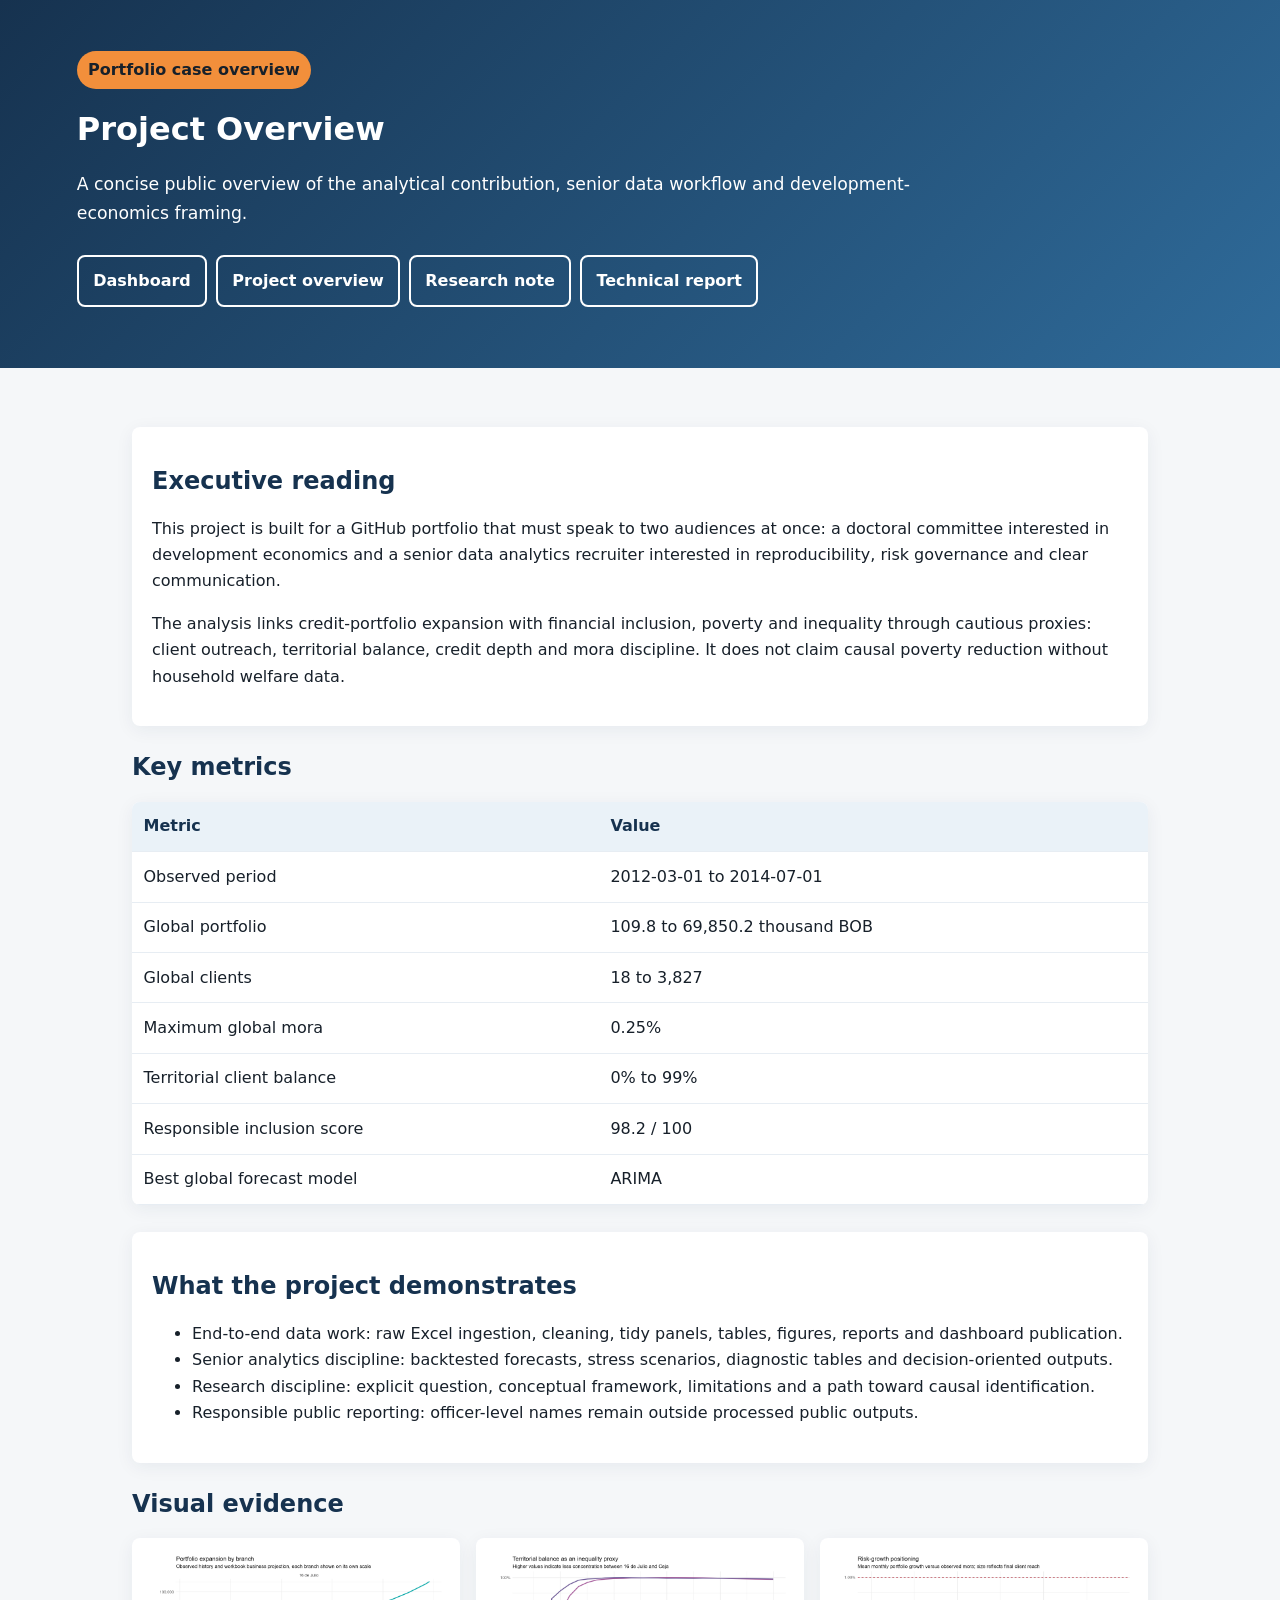
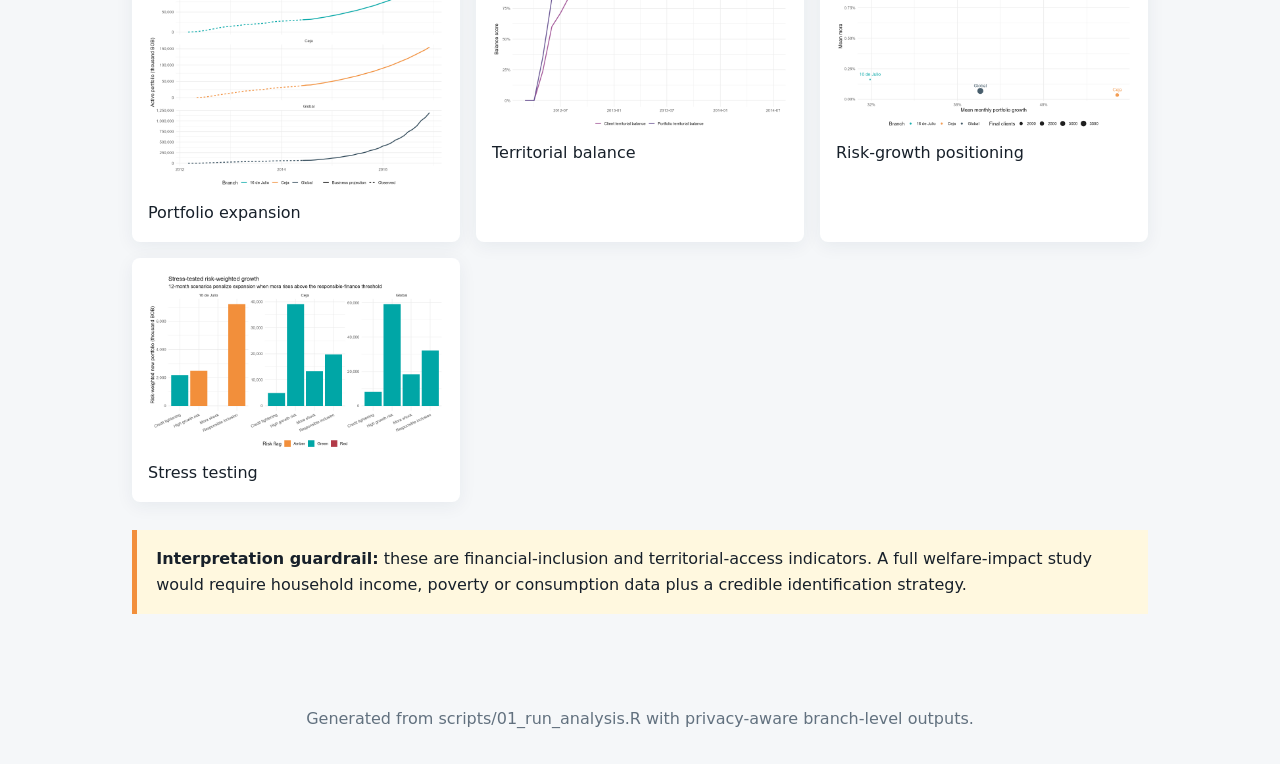
<file: docs/project-overview.html>
<!doctype html>
<html lang="en"><head><meta charset="utf-8"><meta name="viewport" content="width=device-width,initial-scale=1">
<title>Project Overview</title>
<style>
:root{--navy:#16324f;--teal:#00a6a6;--orange:#f28f3b;--red:#b23a48;--ink:#17202a;--muted:#62717f;--paper:#f5f7f9;--card:#ffffff}
*{box-sizing:border-box} body{margin:0;font:16px/1.65 system-ui,-apple-system,Segoe UI,sans-serif;color:var(--ink);background:var(--paper)}
header{background:linear-gradient(135deg,var(--navy),#2f6b9a);color:white;padding:3.2rem max(6vw,2rem) 3.8rem}
header p{max-width:900px;font-size:1.08rem}.badge{display:inline-block;background:var(--orange);color:#17202a;padding:.35rem .7rem;border-radius:999px;font-weight:800}
.topnav a{display:inline-block;margin:.7rem .55rem 0 0;padding:.66rem .9rem;border:2px solid white;border-radius:8px;color:white;text-decoration:none;font-weight:750}
main{max-width:1080px;margin:auto;padding:2rem}section{margin:1.7rem 0}.panel{background:white;border-radius:8px;box-shadow:0 4px 18px #16324f10;padding:1.25rem}
h1,h2,h3{color:var(--navy);line-height:1.2}header h1{color:white}a{color:#1b658f;font-weight:700}code{background:#eef4f7;padding:.12rem .3rem;border-radius:4px}
table{width:100%;border-collapse:collapse;background:white;border-radius:8px;overflow:hidden;box-shadow:0 4px 18px #16324f10}th,td{text-align:left;padding:.72rem;border-bottom:1px solid #e7edf3}th{background:#eaf2f8;color:var(--navy)}
.figure-grid{display:grid;grid-template-columns:repeat(auto-fit,minmax(320px,1fr));gap:1rem}.figure-grid figure{margin:0;background:white;padding:1rem;border-radius:8px;box-shadow:0 4px 18px #16324f10}.figure-grid img{width:100%;height:auto}.notice{border-left:5px solid var(--orange);background:#fff8df;padding:1rem 1.2rem}
footer{padding:2rem;text-align:center;color:var(--muted)} @media(max-width:700px){main{padding:1rem}.figure-grid{grid-template-columns:1fr}}
</style></head><body>
<header>
<span class="badge">Portfolio case overview</span>
<h1>Project Overview</h1>
<p>A concise public overview of the analytical contribution, senior data workflow and development-economics framing.</p>
<nav class="topnav"><a href="index.html">Dashboard</a><a href="project-overview.html">Project overview</a><a href="research-note.html">Research note</a><a href="technical-report.html">Technical report</a></nav>
</header><main>
<section class="panel">
<h2>Executive reading</h2>
<p>This project is built for a GitHub portfolio that must speak to two audiences at once: a doctoral committee interested in development economics and a senior data analytics recruiter interested in reproducibility, risk governance and clear communication.</p>
<p>The analysis links credit-portfolio expansion with financial inclusion, poverty and inequality through cautious proxies: client outreach, territorial balance, credit depth and mora discipline. It does not claim causal poverty reduction without household welfare data.</p>
</section>
<section>
<h2>Key metrics</h2>
<table><thead><tr><th>Metric</th><th>Value</th></tr></thead><tbody><tr><td>Observed period</td><td>2012-03-01 to 2014-07-01</td></tr>
<tr><td>Global portfolio</td><td>109.8 to 69,850.2 thousand BOB</td></tr>
<tr><td>Global clients</td><td>18 to 3,827</td></tr>
<tr><td>Maximum global mora</td><td>0.25%</td></tr>
<tr><td>Territorial client balance</td><td>0% to 99%</td></tr>
<tr><td>Responsible inclusion score</td><td>98.2 / 100</td></tr>
<tr><td>Best global forecast model</td><td>ARIMA</td></tr></tbody></table>
</section>
<section class="panel">
<h2>What the project demonstrates</h2>
<ul>
<li>End-to-end data work: raw Excel ingestion, cleaning, tidy panels, tables, figures, reports and dashboard publication.</li>
<li>Senior analytics discipline: backtested forecasts, stress scenarios, diagnostic tables and decision-oriented outputs.</li>
<li>Research discipline: explicit question, conceptual framework, limitations and a path toward causal identification.</li>
<li>Responsible public reporting: officer-level names remain outside processed public outputs.</li>
</ul>
</section>
<section>
<h2>Visual evidence</h2>
<div class="figure-grid">
<figure><img src="figures/portfolio_expansion.png" alt="Portfolio expansion"><figcaption>Portfolio expansion</figcaption></figure>
<figure><img src="figures/territorial_balance.png" alt="Territorial balance"><figcaption>Territorial balance</figcaption></figure>
<figure><img src="figures/risk_growth_positioning.png" alt="Risk growth positioning"><figcaption>Risk-growth positioning</figcaption></figure>
<figure><img src="figures/stress_test_scenarios.png" alt="Stress testing"><figcaption>Stress testing</figcaption></figure>
</div>
</section>
<section class="notice">
<strong>Interpretation guardrail:</strong> these are financial-inclusion and territorial-access indicators. A full welfare-impact study would require household income, poverty or consumption data plus a credible identification strategy.
</section>
</main><footer>Generated from scripts/01_run_analysis.R with privacy-aware branch-level outputs.</footer></body></html>
</file>
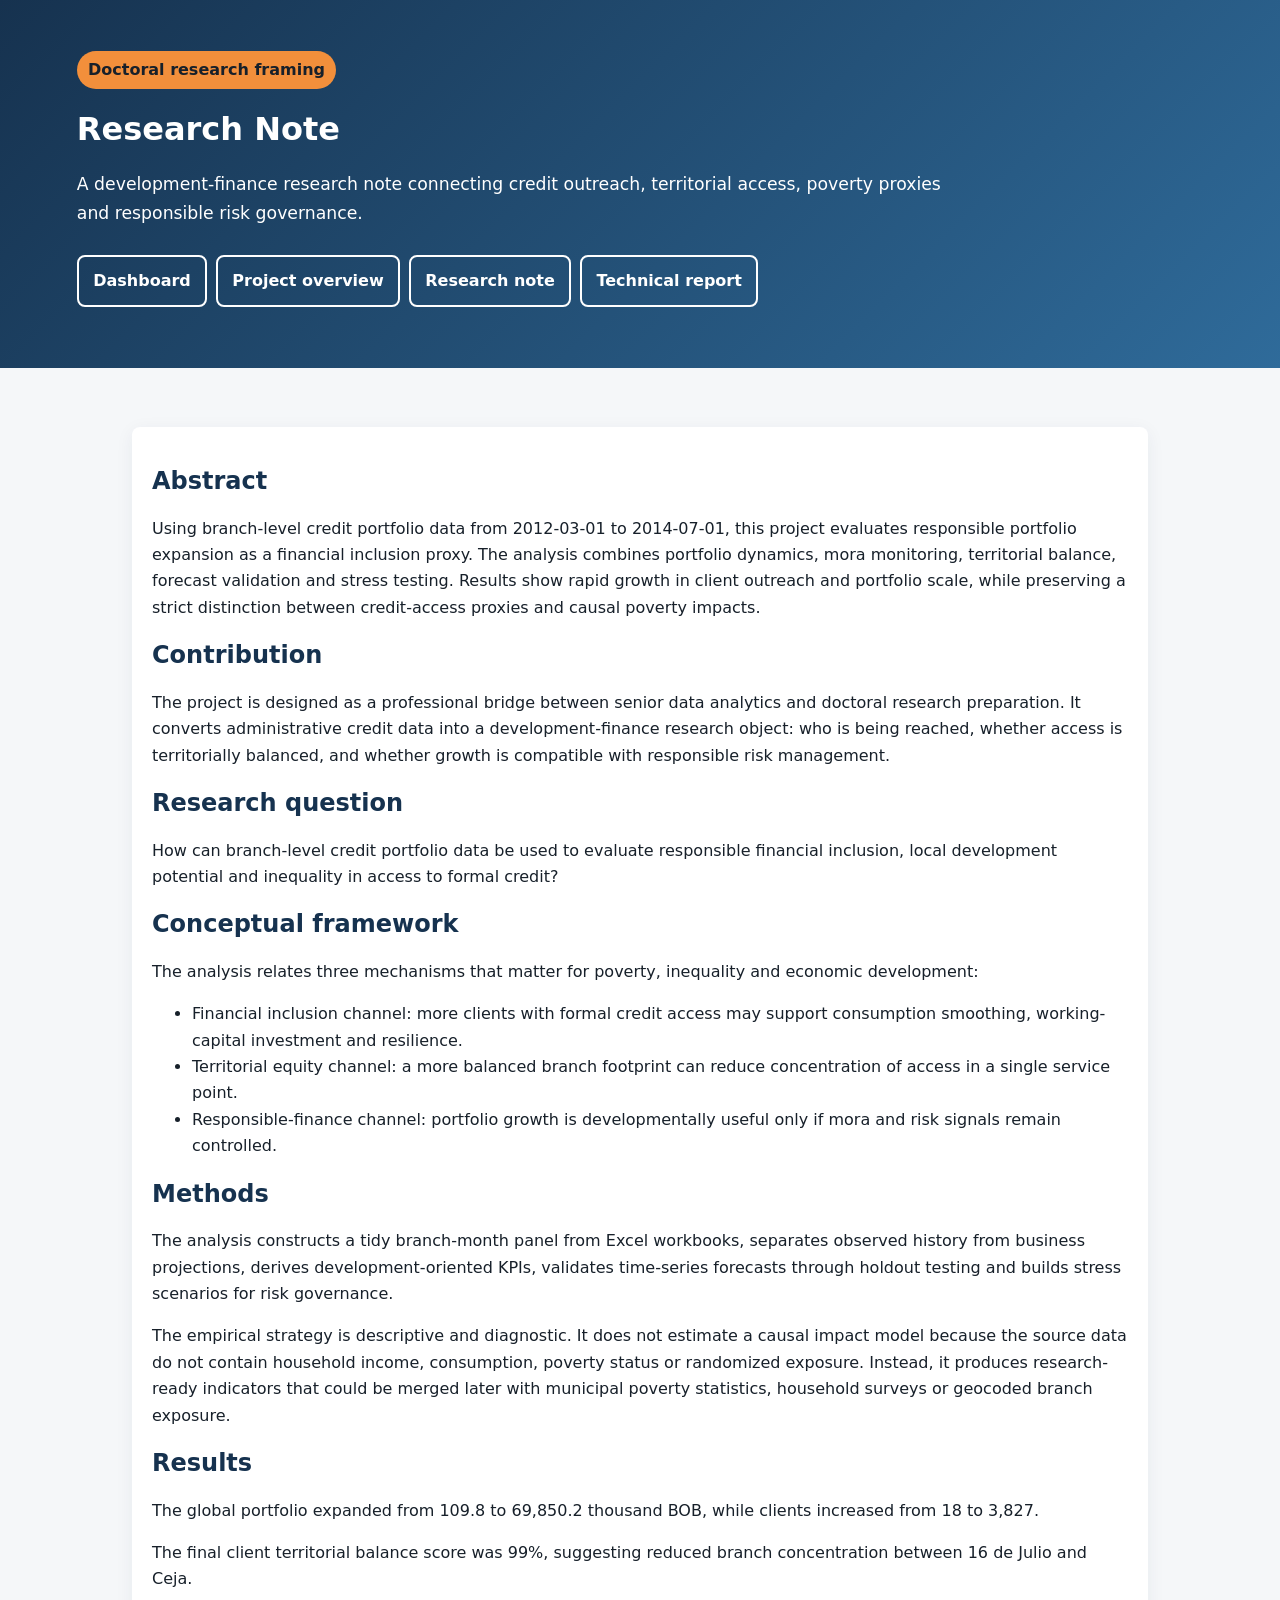
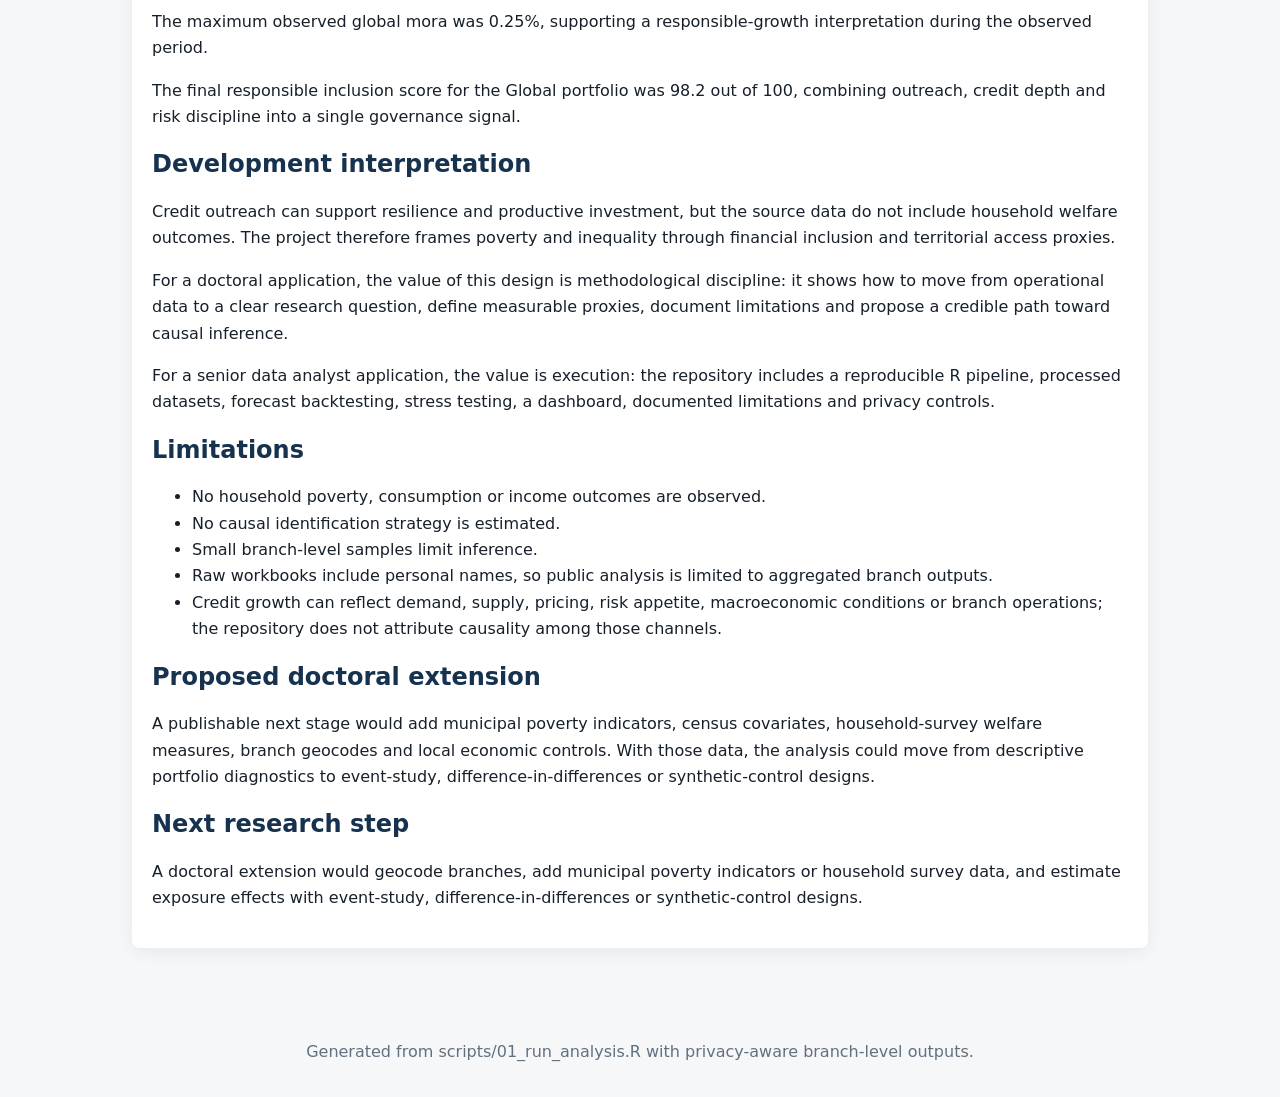
<file: docs/research-note.html>
<!doctype html>
<html lang="en"><head><meta charset="utf-8"><meta name="viewport" content="width=device-width,initial-scale=1">
<title>Research Note</title>
<style>
:root{--navy:#16324f;--teal:#00a6a6;--orange:#f28f3b;--red:#b23a48;--ink:#17202a;--muted:#62717f;--paper:#f5f7f9;--card:#ffffff}
*{box-sizing:border-box} body{margin:0;font:16px/1.65 system-ui,-apple-system,Segoe UI,sans-serif;color:var(--ink);background:var(--paper)}
header{background:linear-gradient(135deg,var(--navy),#2f6b9a);color:white;padding:3.2rem max(6vw,2rem) 3.8rem}
header p{max-width:900px;font-size:1.08rem}.badge{display:inline-block;background:var(--orange);color:#17202a;padding:.35rem .7rem;border-radius:999px;font-weight:800}
.topnav a{display:inline-block;margin:.7rem .55rem 0 0;padding:.66rem .9rem;border:2px solid white;border-radius:8px;color:white;text-decoration:none;font-weight:750}
main{max-width:1080px;margin:auto;padding:2rem}section{margin:1.7rem 0}.panel{background:white;border-radius:8px;box-shadow:0 4px 18px #16324f10;padding:1.25rem}
h1,h2,h3{color:var(--navy);line-height:1.2}header h1{color:white}a{color:#1b658f;font-weight:700}code{background:#eef4f7;padding:.12rem .3rem;border-radius:4px}
table{width:100%;border-collapse:collapse;background:white;border-radius:8px;overflow:hidden;box-shadow:0 4px 18px #16324f10}th,td{text-align:left;padding:.72rem;border-bottom:1px solid #e7edf3}th{background:#eaf2f8;color:var(--navy)}
.figure-grid{display:grid;grid-template-columns:repeat(auto-fit,minmax(320px,1fr));gap:1rem}.figure-grid figure{margin:0;background:white;padding:1rem;border-radius:8px;box-shadow:0 4px 18px #16324f10}.figure-grid img{width:100%;height:auto}.notice{border-left:5px solid var(--orange);background:#fff8df;padding:1rem 1.2rem}
footer{padding:2rem;text-align:center;color:var(--muted)} @media(max-width:700px){main{padding:1rem}.figure-grid{grid-template-columns:1fr}}
</style></head><body>
<header>
<span class="badge">Doctoral research framing</span>
<h1>Research Note</h1>
<p>A development-finance research note connecting credit outreach, territorial access, poverty proxies and responsible risk governance.</p>
<nav class="topnav"><a href="index.html">Dashboard</a><a href="project-overview.html">Project overview</a><a href="research-note.html">Research note</a><a href="technical-report.html">Technical report</a></nav>
</header><main>
<section class="panel">
<h2>Abstract</h2>
<p>Using branch-level credit portfolio data from 2012-03-01 to 2014-07-01, this project evaluates responsible portfolio expansion as a financial inclusion proxy. The analysis combines portfolio dynamics, mora monitoring, territorial balance, forecast validation and stress testing. Results show rapid growth in client outreach and portfolio scale, while preserving a strict distinction between credit-access proxies and causal poverty impacts.</p>
<h2>Contribution</h2>
<p>The project is designed as a professional bridge between senior data analytics and doctoral research preparation. It converts administrative credit data into a development-finance research object: who is being reached, whether access is territorially balanced, and whether growth is compatible with responsible risk management.</p>
<h2>Research question</h2>
<p>How can branch-level credit portfolio data be used to evaluate responsible financial inclusion, local development potential and inequality in access to formal credit?</p>
<h2>Conceptual framework</h2>
<p>The analysis relates three mechanisms that matter for poverty, inequality and economic development:</p>
<ul>
<li>Financial inclusion channel: more clients with formal credit access may support consumption smoothing, working-capital investment and resilience.</li>
<li>Territorial equity channel: a more balanced branch footprint can reduce concentration of access in a single service point.</li>
<li>Responsible-finance channel: portfolio growth is developmentally useful only if mora and risk signals remain controlled.</li>
</ul>
<h2>Methods</h2>
<p>The analysis constructs a tidy branch-month panel from Excel workbooks, separates observed history from business projections, derives development-oriented KPIs, validates time-series forecasts through holdout testing and builds stress scenarios for risk governance.</p>
<p>The empirical strategy is descriptive and diagnostic. It does not estimate a causal impact model because the source data do not contain household income, consumption, poverty status or randomized exposure. Instead, it produces research-ready indicators that could be merged later with municipal poverty statistics, household surveys or geocoded branch exposure.</p>
<h2>Results</h2>
<p>The global portfolio expanded from 109.8 to 69,850.2 thousand BOB, while clients increased from 18 to 3,827.</p>
<p>The final client territorial balance score was 99%, suggesting reduced branch concentration between 16 de Julio and Ceja.</p>
<p>The maximum observed global mora was 0.25%, supporting a responsible-growth interpretation during the observed period.</p>
<p>The final responsible inclusion score for the Global portfolio was 98.2 out of 100, combining outreach, credit depth and risk discipline into a single governance signal.</p>
<h2>Development interpretation</h2>
<p>Credit outreach can support resilience and productive investment, but the source data do not include household welfare outcomes. The project therefore frames poverty and inequality through financial inclusion and territorial access proxies.</p>
<p>For a doctoral application, the value of this design is methodological discipline: it shows how to move from operational data to a clear research question, define measurable proxies, document limitations and propose a credible path toward causal inference.</p>
<p>For a senior data analyst application, the value is execution: the repository includes a reproducible R pipeline, processed datasets, forecast backtesting, stress testing, a dashboard, documented limitations and privacy controls.</p>
<h2>Limitations</h2>
<ul>
<li>No household poverty, consumption or income outcomes are observed.</li>
<li>No causal identification strategy is estimated.</li>
<li>Small branch-level samples limit inference.</li>
<li>Raw workbooks include personal names, so public analysis is limited to aggregated branch outputs.</li>
<li>Credit growth can reflect demand, supply, pricing, risk appetite, macroeconomic conditions or branch operations; the repository does not attribute causality among those channels.</li>
</ul>
<h2>Proposed doctoral extension</h2>
<p>A publishable next stage would add municipal poverty indicators, census covariates, household-survey welfare measures, branch geocodes and local economic controls. With those data, the analysis could move from descriptive portfolio diagnostics to event-study, difference-in-differences or synthetic-control designs.</p>
<h2>Next research step</h2>
<p>A doctoral extension would geocode branches, add municipal poverty indicators or household survey data, and estimate exposure effects with event-study, difference-in-differences or synthetic-control designs.</p>
</section>
</main><footer>Generated from scripts/01_run_analysis.R with privacy-aware branch-level outputs.</footer></body></html>
</file>
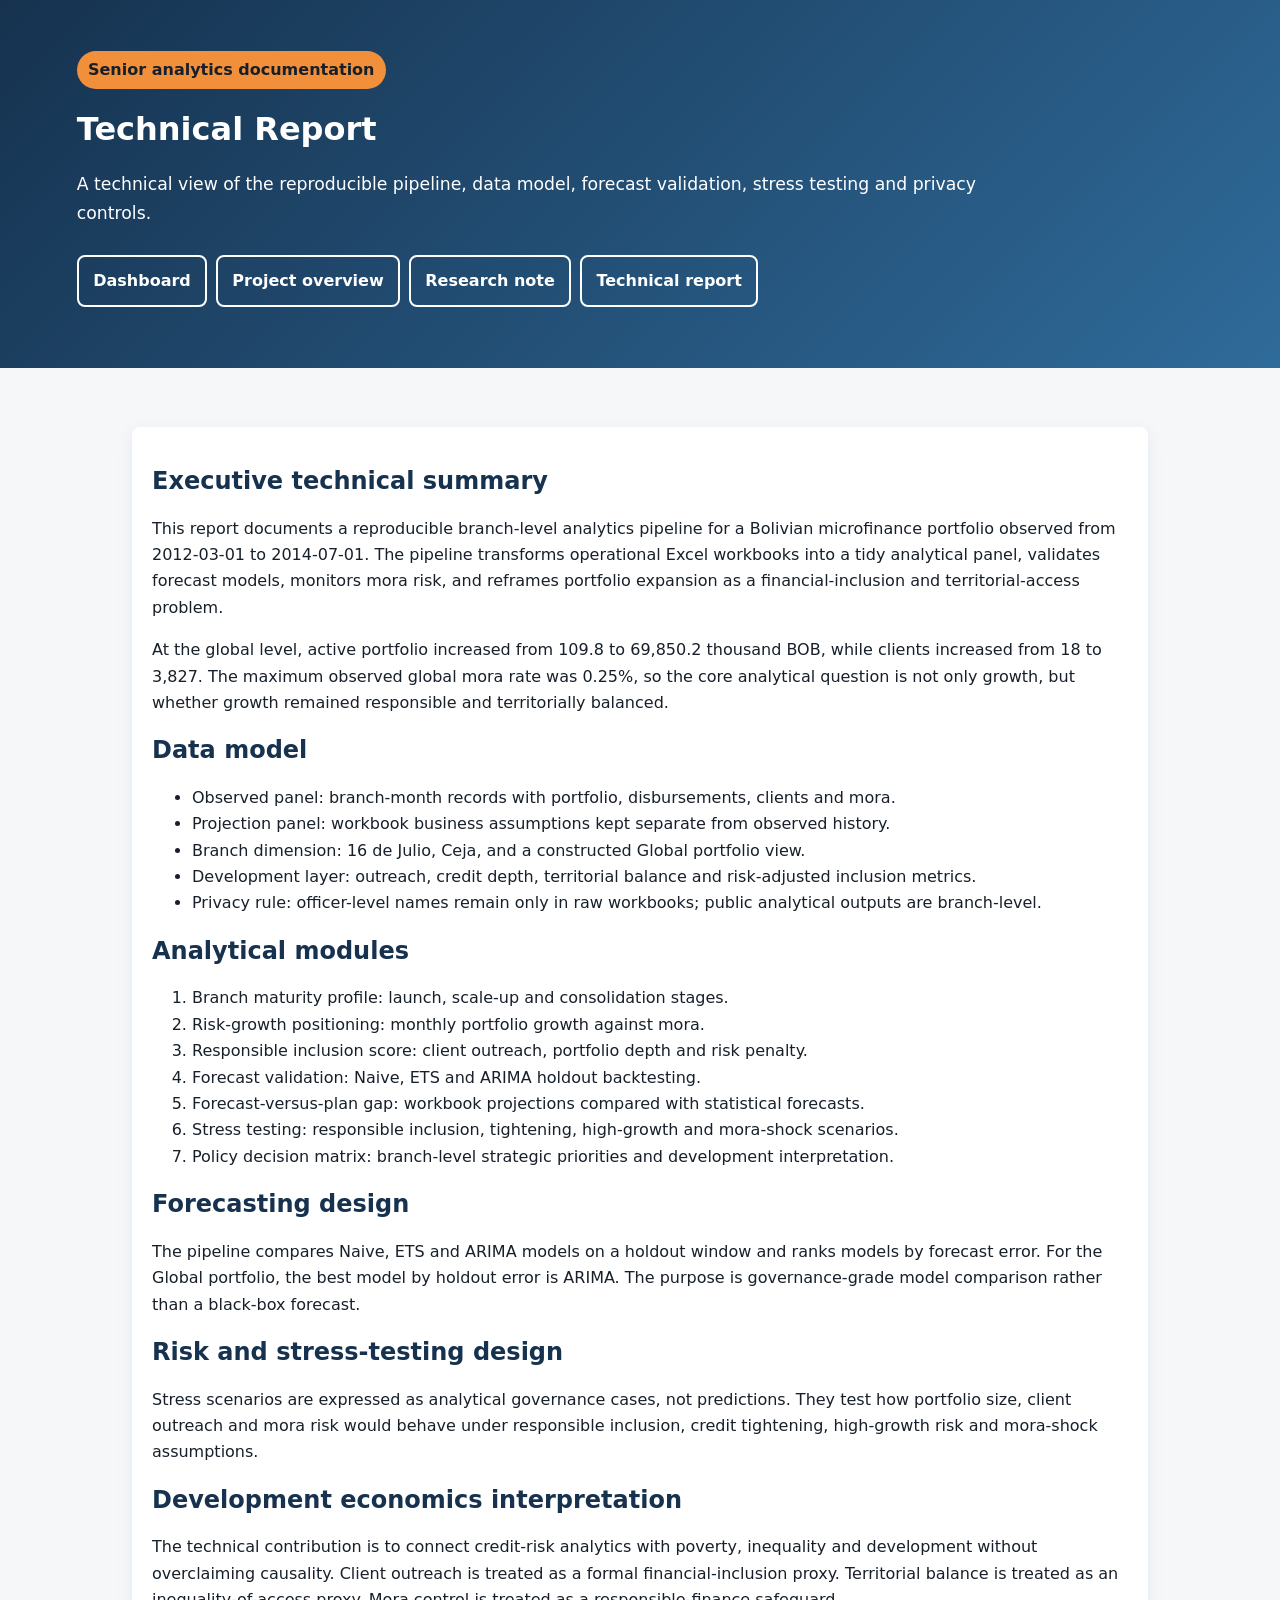
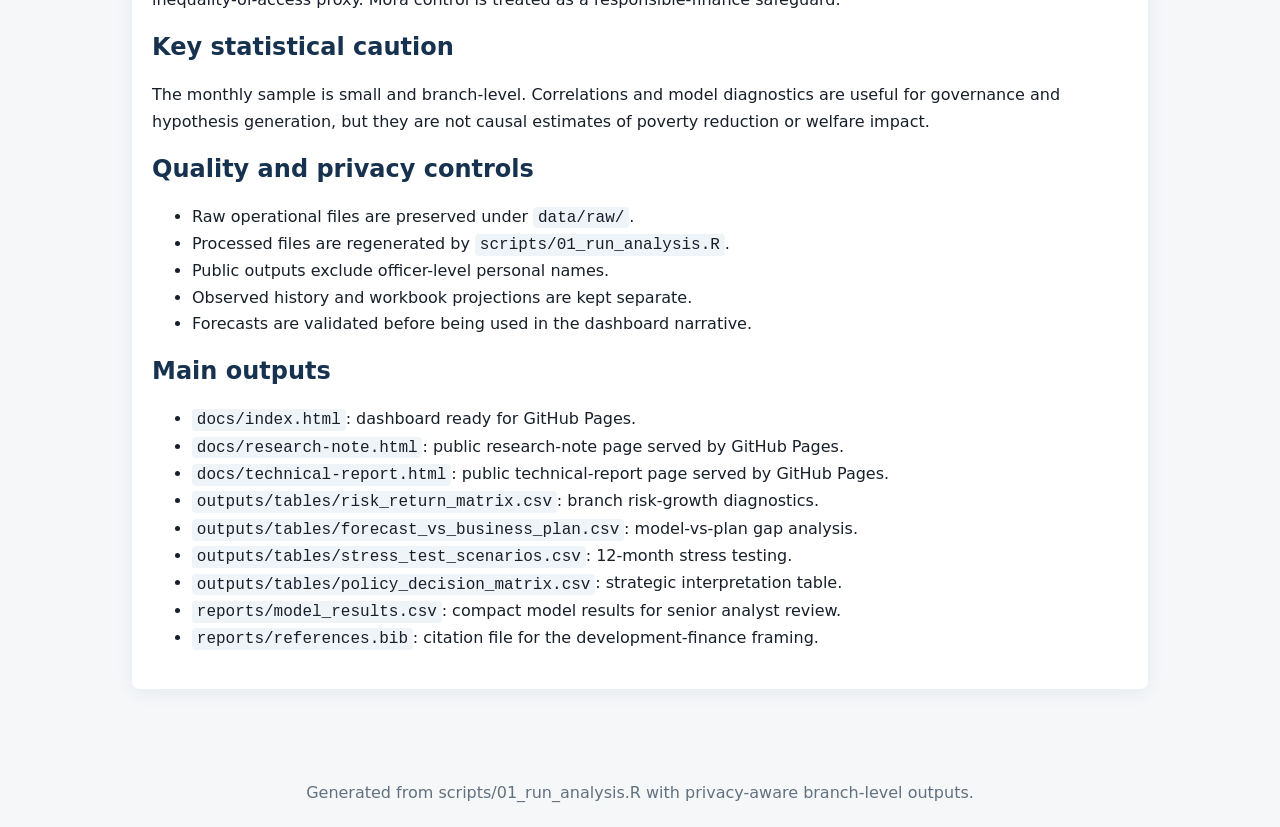
<file: docs/technical-report.html>
<!doctype html>
<html lang="en"><head><meta charset="utf-8"><meta name="viewport" content="width=device-width,initial-scale=1">
<title>Technical Report</title>
<style>
:root{--navy:#16324f;--teal:#00a6a6;--orange:#f28f3b;--red:#b23a48;--ink:#17202a;--muted:#62717f;--paper:#f5f7f9;--card:#ffffff}
*{box-sizing:border-box} body{margin:0;font:16px/1.65 system-ui,-apple-system,Segoe UI,sans-serif;color:var(--ink);background:var(--paper)}
header{background:linear-gradient(135deg,var(--navy),#2f6b9a);color:white;padding:3.2rem max(6vw,2rem) 3.8rem}
header p{max-width:900px;font-size:1.08rem}.badge{display:inline-block;background:var(--orange);color:#17202a;padding:.35rem .7rem;border-radius:999px;font-weight:800}
.topnav a{display:inline-block;margin:.7rem .55rem 0 0;padding:.66rem .9rem;border:2px solid white;border-radius:8px;color:white;text-decoration:none;font-weight:750}
main{max-width:1080px;margin:auto;padding:2rem}section{margin:1.7rem 0}.panel{background:white;border-radius:8px;box-shadow:0 4px 18px #16324f10;padding:1.25rem}
h1,h2,h3{color:var(--navy);line-height:1.2}header h1{color:white}a{color:#1b658f;font-weight:700}code{background:#eef4f7;padding:.12rem .3rem;border-radius:4px}
table{width:100%;border-collapse:collapse;background:white;border-radius:8px;overflow:hidden;box-shadow:0 4px 18px #16324f10}th,td{text-align:left;padding:.72rem;border-bottom:1px solid #e7edf3}th{background:#eaf2f8;color:var(--navy)}
.figure-grid{display:grid;grid-template-columns:repeat(auto-fit,minmax(320px,1fr));gap:1rem}.figure-grid figure{margin:0;background:white;padding:1rem;border-radius:8px;box-shadow:0 4px 18px #16324f10}.figure-grid img{width:100%;height:auto}.notice{border-left:5px solid var(--orange);background:#fff8df;padding:1rem 1.2rem}
footer{padding:2rem;text-align:center;color:var(--muted)} @media(max-width:700px){main{padding:1rem}.figure-grid{grid-template-columns:1fr}}
</style></head><body>
<header>
<span class="badge">Senior analytics documentation</span>
<h1>Technical Report</h1>
<p>A technical view of the reproducible pipeline, data model, forecast validation, stress testing and privacy controls.</p>
<nav class="topnav"><a href="index.html">Dashboard</a><a href="project-overview.html">Project overview</a><a href="research-note.html">Research note</a><a href="technical-report.html">Technical report</a></nav>
</header><main>
<section class="panel">
<h2>Executive technical summary</h2>
<p>This report documents a reproducible branch-level analytics pipeline for a Bolivian microfinance portfolio observed from 2012-03-01 to 2014-07-01. The pipeline transforms operational Excel workbooks into a tidy analytical panel, validates forecast models, monitors mora risk, and reframes portfolio expansion as a financial-inclusion and territorial-access problem.</p>
<p>At the global level, active portfolio increased from 109.8 to 69,850.2 thousand BOB, while clients increased from 18 to 3,827. The maximum observed global mora rate was 0.25%, so the core analytical question is not only growth, but whether growth remained responsible and territorially balanced.</p>
<h2>Data model</h2>
<ul>
<li>Observed panel: branch-month records with portfolio, disbursements, clients and mora.</li>
<li>Projection panel: workbook business assumptions kept separate from observed history.</li>
<li>Branch dimension: 16 de Julio, Ceja, and a constructed Global portfolio view.</li>
<li>Development layer: outreach, credit depth, territorial balance and risk-adjusted inclusion metrics.</li>
<li>Privacy rule: officer-level names remain only in raw workbooks; public analytical outputs are branch-level.</li>
</ul>
<h2>Analytical modules</h2>
<ol>
<li>Branch maturity profile: launch, scale-up and consolidation stages.</li>
<li>Risk-growth positioning: monthly portfolio growth against mora.</li>
<li>Responsible inclusion score: client outreach, portfolio depth and risk penalty.</li>
<li>Forecast validation: Naive, ETS and ARIMA holdout backtesting.</li>
<li>Forecast-versus-plan gap: workbook projections compared with statistical forecasts.</li>
<li>Stress testing: responsible inclusion, tightening, high-growth and mora-shock scenarios.</li>
<li>Policy decision matrix: branch-level strategic priorities and development interpretation.</li>
</ol>
<h2>Forecasting design</h2>
<p>The pipeline compares Naive, ETS and ARIMA models on a holdout window and ranks models by forecast error. For the Global portfolio, the best model by holdout error is ARIMA. The purpose is governance-grade model comparison rather than a black-box forecast.</p>
<h2>Risk and stress-testing design</h2>
<p>Stress scenarios are expressed as analytical governance cases, not predictions. They test how portfolio size, client outreach and mora risk would behave under responsible inclusion, credit tightening, high-growth risk and mora-shock assumptions.</p>
<h2>Development economics interpretation</h2>
<p>The technical contribution is to connect credit-risk analytics with poverty, inequality and development without overclaiming causality. Client outreach is treated as a formal financial-inclusion proxy. Territorial balance is treated as an inequality-of-access proxy. Mora control is treated as a responsible-finance safeguard.</p>
<h2>Key statistical caution</h2>
<p>The monthly sample is small and branch-level. Correlations and model diagnostics are useful for governance and hypothesis generation, but they are not causal estimates of poverty reduction or welfare impact.</p>
<h2>Quality and privacy controls</h2>
<ul>
<li>Raw operational files are preserved under <code>data/raw/</code>.</li>
<li>Processed files are regenerated by <code>scripts/01_run_analysis.R</code>.</li>
<li>Public outputs exclude officer-level personal names.</li>
<li>Observed history and workbook projections are kept separate.</li>
<li>Forecasts are validated before being used in the dashboard narrative.</li>
</ul>
<h2>Main outputs</h2>
<ul>
<li><code>docs/index.html</code>: dashboard ready for GitHub Pages.</li>
<li><code>docs/research-note.html</code>: public research-note page served by GitHub Pages.</li>
<li><code>docs/technical-report.html</code>: public technical-report page served by GitHub Pages.</li>
<li><code>outputs/tables/risk_return_matrix.csv</code>: branch risk-growth diagnostics.</li>
<li><code>outputs/tables/forecast_vs_business_plan.csv</code>: model-vs-plan gap analysis.</li>
<li><code>outputs/tables/stress_test_scenarios.csv</code>: 12-month stress testing.</li>
<li><code>outputs/tables/policy_decision_matrix.csv</code>: strategic interpretation table.</li>
<li><code>reports/model_results.csv</code>: compact model results for senior analyst review.</li>
<li><code>reports/references.bib</code>: citation file for the development-finance framing.</li>
</ul>
</section>
</main><footer>Generated from scripts/01_run_analysis.R with privacy-aware branch-level outputs.</footer></body></html>
</file>
